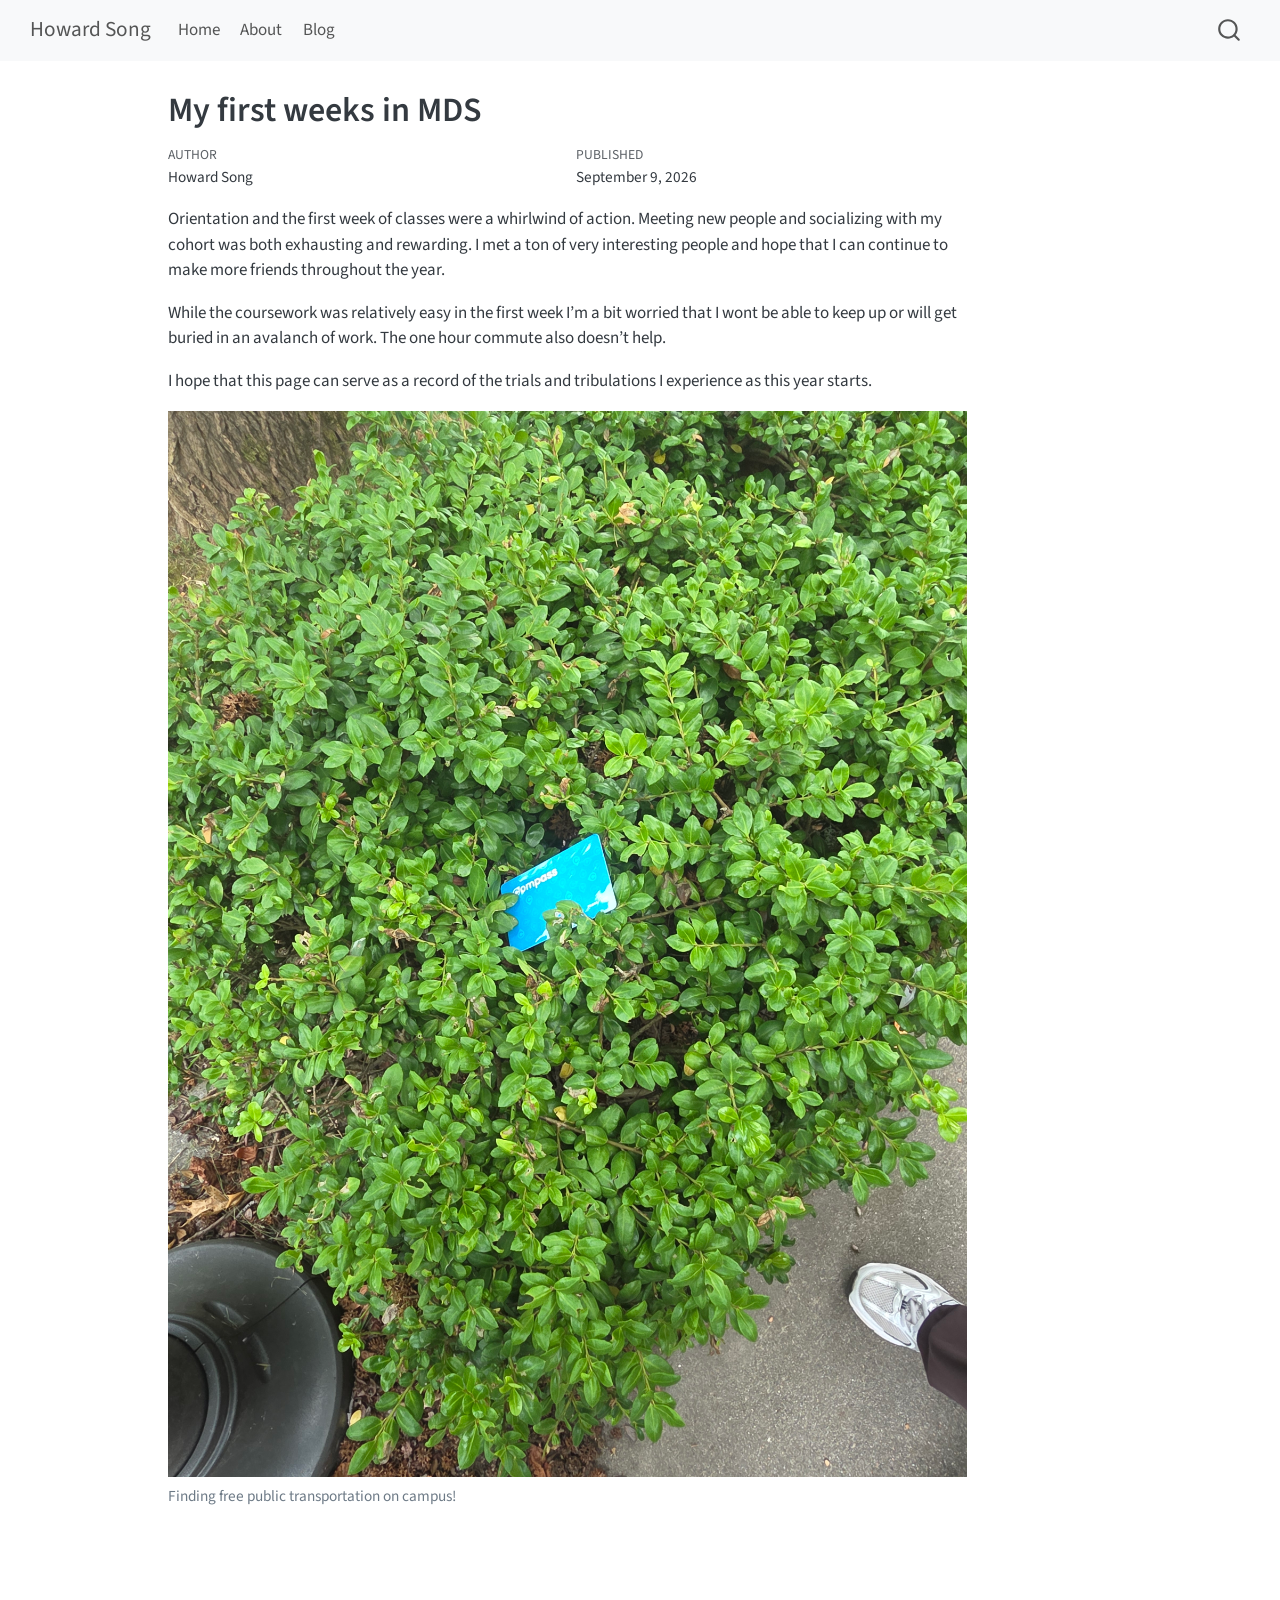
<file: docs/posts/first-weeks/index.html>
<!DOCTYPE html>
<html xmlns="http://www.w3.org/1999/xhtml" lang="en" xml:lang="en"><head>

<meta charset="utf-8">
<meta name="generator" content="quarto-1.10.18">

<meta name="viewport" content="width=device-width, initial-scale=1.0, user-scalable=yes">

<meta name="author" content="Howard Song">
<meta name="dcterms.date" content="2026-09-09">

<title>My first weeks in MDS – Howard Song</title>
<style>
/* Default styles provided by pandoc.
** See https://pandoc.org/MANUAL.html#variables-for-html for config info.
*/
span.smallcaps{font-variant: small-caps;}
div.columns{display: flex; gap: 1.5em;}
div.column{flex: auto;}
@media screen {
div.columns{gap: min(4vw, 1.5em);}
div.column{overflow-x: auto;}
}
div.hanging-indent{margin-left: 1.5em; text-indent: -1.5em;}
ul.task-list{list-style: none;}
ul.task-list li input[type="checkbox"] {
  width: 0.8em;
  margin: 0 0.8em 0.2em -1em; /* quarto-specific, see https://github.com/quarto-dev/quarto-cli/issues/4556 */ 
  vertical-align: middle;
}
</style>


<script src="../../site_libs/quarto-nav/quarto-nav.js"></script>
<script src="../../site_libs/quarto-nav/headroom.min.js"></script>
<script src="../../site_libs/clipboard/clipboard.min.js"></script>
<script src="../../site_libs/quarto-search/autocomplete.umd.js"></script>
<script src="../../site_libs/quarto-search/fuse.min.js"></script>
<script src="../../site_libs/quarto-search/quarto-search.js"></script>
<meta name="quarto:offset" content="../../">
<script src="../../site_libs/quarto-html/quarto.js" type="module"></script>
<script src="../../site_libs/quarto-html/tabsets/tabsets.js" type="module"></script>
<script src="../../site_libs/quarto-html/popper.min.js"></script>
<script src="../../site_libs/quarto-html/tippy.umd.min.js"></script>
<script src="../../site_libs/quarto-html/anchor.min.js"></script>
<link href="../../site_libs/quarto-html/tippy.css" rel="stylesheet">
<link href="../../site_libs/quarto-html/quarto-syntax-highlighting-64a204ab8560d761af7679ceaba22944.css" rel="stylesheet" id="quarto-text-highlighting-styles">
<script src="../../site_libs/bootstrap/bootstrap.min.js"></script>
<link href="../../site_libs/bootstrap/bootstrap-icons.css" rel="stylesheet">
<link href="../../site_libs/bootstrap/bootstrap-40ce16ee275f4b4f4840f18b9c5038c7.min.css" rel="stylesheet" append-hash="true" id="quarto-bootstrap" data-mode="light">
<script id="quarto-search-options" type="application/json">{
  "location": "navbar",
  "copy-button": false,
  "collapse-after": 3,
  "panel-placement": "end",
  "type": "overlay",
  "limit": 50,
  "keyboard-shortcut": [
    "f",
    "/",
    "s"
  ],
  "show-item-context": false,
  "language": {
    "search-no-results-text": "No results",
    "search-matching-documents-text": "matching documents",
    "search-copy-link-title": "Copy link to search",
    "search-hide-matches-text": "Hide additional matches",
    "search-more-match-text": "more match in this document",
    "search-more-matches-text": "more matches in this document",
    "search-clear-button-title": "Clear",
    "search-text-placeholder": "",
    "search-detached-cancel-button-title": "Cancel",
    "search-submit-button-title": "Submit",
    "search-label": "Search"
  }
}</script>


<link rel="stylesheet" href="../../styles.css">
</head>

<body class="nav-fixed quarto-light">

<div id="quarto-search-results"></div>
  <header id="quarto-header" class="headroom fixed-top">
    <nav class="navbar navbar-expand-lg " data-bs-theme="dark">
      <div class="navbar-container container-fluid">
      <div class="navbar-brand-container mx-auto">
    <a class="navbar-brand" href="../../index.html">
    <span class="navbar-title">Howard Song</span>
    </a>
  </div>
            <div id="quarto-search" class="" title="Search"></div>
          <button class="navbar-toggler" type="button" data-bs-toggle="collapse" data-bs-target="#navbarCollapse" aria-controls="navbarCollapse" role="menu" aria-expanded="false" aria-label="Toggle navigation" onclick="if (window.quartoToggleHeadroom) { window.quartoToggleHeadroom(); }">
  <span class="navbar-toggler-icon"></span>
</button>
          <div class="collapse navbar-collapse" id="navbarCollapse">
            <ul class="navbar-nav navbar-nav-scroll me-auto">
  <li class="nav-item">
    <a class="nav-link" href="../../index.html"> 
<span class="menu-text">Home</span></a>
  </li>  
  <li class="nav-item">
    <a class="nav-link" href="../../about.html"> 
<span class="menu-text">About</span></a>
  </li>  
  <li class="nav-item">
    <a class="nav-link" href="../../blog.html"> 
<span class="menu-text">Blog</span></a>
  </li>  
</ul>
          </div> <!-- /navcollapse -->
            <div class="quarto-navbar-tools">
</div>
      </div> <!-- /container-fluid -->
    </nav>
</header>
<!-- content -->
<div id="quarto-content" class="quarto-container page-columns page-rows-contents page-layout-article page-navbar">
<!-- sidebar -->
<!-- margin-sidebar -->
    <div id="quarto-margin-sidebar" class="sidebar margin-sidebar zindex-bottom">
        
    </div>
<!-- main -->
<main class="content" id="quarto-document-content">

<header id="title-block-header" class="quarto-title-block default">
<div class="quarto-title">
<h1 class="title">My first weeks in MDS</h1>
</div>



<div class="quarto-title-meta">

    <div>
    <div class="quarto-title-meta-heading">Author</div>
    <div class="quarto-title-meta-contents">
             <p>Howard Song </p>
          </div>
  </div>
    
    <div>
    <div class="quarto-title-meta-heading">Published</div>
    <div class="quarto-title-meta-contents">
      <p class="date">September 9, 2026</p>
    </div>
  </div>
  
    
  </div>
  


</header>


<p>Orientation and the first week of classes were a whirlwind of action. Meeting new people and socializing with my cohort was both exhausting and rewarding. I met a ton of very interesting people and hope that I can continue to make more friends throughout the year.</p>
<p>While the coursework was relatively easy in the first week I’m a bit worried that I wont be able to keep up or will get buried in an avalanch of work. The one hour commute also doesn’t help.</p>
<p>I hope that this page can serve as a record of the trials and tribulations I experience as this year starts.</p>
<div class="quarto-figure quarto-figure-center">
<figure class="figure">
<p><img src="CardInTree.jpg" class="img-fluid figure-img"></p>
<figcaption>Finding free public transportation on campus!</figcaption>
</figure>
</div>



</main> <!-- /main -->
<script id="quarto-html-after-body" type="application/javascript">
  window.document.addEventListener("DOMContentLoaded", function (event) {
    const icon = "";
    const anchorJS = new window.AnchorJS();
    anchorJS.options = {
      placement: 'right',
      icon: icon
    };
    anchorJS.add('.anchored');
    const isCodeAnnotation = (el) => {
      for (const clz of el.classList) {
        if (clz.startsWith('code-annotation-')) {                     
          return true;
        }
      }
      return false;
    }
    const onCopySuccess = function(e) {
      // button target
      const button = e.trigger;
      // don't keep focus
      button.blur();
      // flash "checked"
      button.classList.add('code-copy-button-checked');
      var currentTitle = button.getAttribute("title");
      button.setAttribute("title", "Copied!");
      let tooltip;
      if (window.bootstrap) {
        button.setAttribute("data-bs-toggle", "tooltip");
        button.setAttribute("data-bs-placement", "left");
        button.setAttribute("data-bs-title", "Copied!");
        tooltip = new bootstrap.Tooltip(button, 
          { trigger: "manual", 
            customClass: "code-copy-button-tooltip",
            offset: [0, -8]});
        tooltip.show();    
      }
      setTimeout(function() {
        if (tooltip) {
          tooltip.hide();
          button.removeAttribute("data-bs-title");
          button.removeAttribute("data-bs-toggle");
          button.removeAttribute("data-bs-placement");
        }
        button.setAttribute("title", currentTitle);
        button.classList.remove('code-copy-button-checked');
      }, 1000);
      // clear code selection
      e.clearSelection();
    }
    const getTextToCopy = function(trigger) {
      const outerScaffold = trigger.parentElement.cloneNode(true);
      const codeEl = outerScaffold.querySelector('code');
      for (const childEl of codeEl.children) {
        if (isCodeAnnotation(childEl)) {
          childEl.remove();
        }
      }
      return codeEl.innerText;
    }
    const clipboard = new window.ClipboardJS('.code-copy-button:not([data-in-quarto-modal])', {
      text: getTextToCopy
    });
    clipboard.on('success', onCopySuccess);
    if (window.document.getElementById('quarto-embedded-source-code-modal')) {
      const clipboardModal = new window.ClipboardJS('.code-copy-button[data-in-quarto-modal]', {
        text: getTextToCopy,
        container: window.document.getElementById('quarto-embedded-source-code-modal')
      });
      clipboardModal.on('success', onCopySuccess);
    }
      var localhostRegex = new RegExp(/^(?:http|https):\/\/localhost\:?[0-9]*\//);
      var mailtoRegex = new RegExp(/^mailto:/);
        var filterRegex = new RegExp('/' + window.location.host + '/');
      var isInternal = (href) => {
          return filterRegex.test(href) || localhostRegex.test(href) || mailtoRegex.test(href);
      }
      // Inspect non-navigation links and adorn them if external
     var links = window.document.querySelectorAll('a[href]:not(.nav-link):not(.navbar-brand):not(.toc-action):not(.sidebar-link):not(.sidebar-item-toggle):not(.pagination-link):not(.no-external):not([aria-hidden]):not(.dropdown-item):not(.quarto-navigation-tool):not(.about-link)');
      for (var i=0; i<links.length; i++) {
        const link = links[i];
        if (!isInternal(link.href)) {
          // undo the damage that might have been done by quarto-nav.js in the case of
          // links that we want to consider external
          if (link.dataset.originalHref !== undefined) {
            link.href = link.dataset.originalHref;
          }
        }
      }
    function tippyHover(el, contentFn, onTriggerFn, onUntriggerFn) {
      const config = {
        allowHTML: true,
        maxWidth: 500,
        delay: 100,
        arrow: false,
        appendTo: function(el) {
            return el.parentElement;
        },
        interactive: true,
        interactiveBorder: 10,
        theme: 'quarto',
        placement: 'bottom-start',
      };
      if (contentFn) {
        config.content = contentFn;
      }
      if (onTriggerFn) {
        config.onTrigger = onTriggerFn;
      }
      if (onUntriggerFn) {
        config.onUntrigger = onUntriggerFn;
      }
      window.tippy(el, config); 
    }
    const noterefs = window.document.querySelectorAll('a[role="doc-noteref"]');
    for (var i=0; i<noterefs.length; i++) {
      const ref = noterefs[i];
      tippyHover(ref, function() {
        // use id or data attribute instead here
        let href = ref.getAttribute('data-footnote-href') || ref.getAttribute('href');
        try { href = new URL(href).hash; } catch {}
        const id = href.replace(/^#\/?/, "");
        const note = window.document.getElementById(id);
        if (note) {
          return note.innerHTML;
        } else {
          return "";
        }
      });
    }
    const xrefs = window.document.querySelectorAll('a.quarto-xref');
    const processXRef = (id, note) => {
      // Strip column container classes
      const stripColumnClz = (el) => {
        el.classList.remove("page-full", "page-columns");
        if (el.children) {
          for (const child of el.children) {
            stripColumnClz(child);
          }
        }
      }
      stripColumnClz(note)
      if (id === null || id.startsWith('sec-')) {
        // Special case sections, only their first couple elements
        const container = document.createElement("div");
        if (note.children && note.children.length > 2) {
          container.appendChild(note.children[0].cloneNode(true));
          for (let i = 1; i < note.children.length; i++) {
            const child = note.children[i];
            if (child.tagName === "P" && child.innerText === "") {
              continue;
            } else {
              container.appendChild(child.cloneNode(true));
              break;
            }
          }
          if (window.Quarto?.typesetMath) {
            window.Quarto.typesetMath(container);
          }
          return container.innerHTML
        } else {
          if (window.Quarto?.typesetMath) {
            window.Quarto.typesetMath(note);
          }
          return note.innerHTML;
        }
      } else {
        // Remove any anchor links if they are present
        const anchorLink = note.querySelector('a.anchorjs-link');
        if (anchorLink) {
          anchorLink.remove();
        }
        if (window.Quarto?.typesetMath) {
          window.Quarto.typesetMath(note);
        }
        if (note.classList.contains("callout")) {
          return note.outerHTML;
        } else {
          return note.innerHTML;
        }
      }
    }
    for (var i=0; i<xrefs.length; i++) {
      const xref = xrefs[i];
      tippyHover(xref, undefined, function(instance) {
        instance.disable();
        let url = xref.getAttribute('href');
        let hash = undefined; 
        if (url.startsWith('#')) {
          hash = url;
        } else {
          try { hash = new URL(url).hash; } catch {}
        }
        if (hash) {
          const id = hash.replace(/^#\/?/, "");
          const note = window.document.getElementById(id);
          if (note !== null) {
            try {
              const html = processXRef(id, note.cloneNode(true));
              instance.setContent(html);
            } finally {
              instance.enable();
              instance.show();
            }
          } else {
            // See if we can fetch this
            fetch(url.split('#')[0])
            .then(res => res.text())
            .then(html => {
              const parser = new DOMParser();
              const htmlDoc = parser.parseFromString(html, "text/html");
              const note = htmlDoc.getElementById(id);
              if (note !== null) {
                const html = processXRef(id, note);
                instance.setContent(html);
              } 
            }).finally(() => {
              instance.enable();
              instance.show();
            });
          }
        } else {
          // See if we can fetch a full url (with no hash to target)
          // This is a special case and we should probably do some content thinning / targeting
          fetch(url)
          .then(res => res.text())
          .then(html => {
            const parser = new DOMParser();
            const htmlDoc = parser.parseFromString(html, "text/html");
            const note = htmlDoc.querySelector('main.content');
            if (note !== null) {
              // This should only happen for chapter cross references
              // (since there is no id in the URL)
              // remove the first header
              if (note.children.length > 0 && note.children[0].tagName === "HEADER") {
                note.children[0].remove();
              }
              const html = processXRef(null, note);
              instance.setContent(html);
            } 
          }).finally(() => {
            instance.enable();
            instance.show();
          });
        }
      }, function(instance) {
      });
    }
        let selectedAnnoteEl;
        const selectorForAnnotation = ( cell, annotation) => {
          let cellAttr = 'data-code-cell="' + cell + '"';
          let lineAttr = 'data-code-annotation="' +  annotation + '"';
          const selector = 'span[' + cellAttr + '][' + lineAttr + ']';
          return selector;
        }
        const selectCodeLines = (annoteEl) => {
          const doc = window.document;
          const targetCell = annoteEl.getAttribute("data-target-cell");
          const targetAnnotation = annoteEl.getAttribute("data-target-annotation");
          const annoteSpan = window.document.querySelector(selectorForAnnotation(targetCell, targetAnnotation));
          const lines = annoteSpan.getAttribute("data-code-lines").split(",");
          const lineIds = lines.map((line) => {
            return targetCell + "-" + line;
          })
          let top = null;
          let height = null;
          let parent = null;
          if (lineIds.length > 0) {
              //compute the position of the single el (top and bottom and make a div)
              const el = window.document.getElementById(lineIds[0]);
              top = el.offsetTop;
              height = el.offsetHeight;
              parent = el.parentElement.parentElement;
            if (lineIds.length > 1) {
              const lastEl = window.document.getElementById(lineIds[lineIds.length - 1]);
              const bottom = lastEl.offsetTop + lastEl.offsetHeight;
              height = bottom - top;
            }
            if (top !== null && height !== null && parent !== null) {
              // cook up a div (if necessary) and position it 
              let div = window.document.getElementById("code-annotation-line-highlight");
              if (div === null) {
                div = window.document.createElement("div");
                div.setAttribute("id", "code-annotation-line-highlight");
                div.style.position = 'absolute';
                parent.appendChild(div);
              }
              div.style.top = top - 2 + "px";
              div.style.height = height + 4 + "px";
              div.style.left = 0;
              let gutterDiv = window.document.getElementById("code-annotation-line-highlight-gutter");
              if (gutterDiv === null) {
                gutterDiv = window.document.createElement("div");
                gutterDiv.setAttribute("id", "code-annotation-line-highlight-gutter");
                gutterDiv.style.position = 'absolute';
                const codeCell = window.document.getElementById(targetCell);
                const gutter = codeCell.querySelector('.code-annotation-gutter');
                gutter.appendChild(gutterDiv);
              }
              gutterDiv.style.top = top - 2 + "px";
              gutterDiv.style.height = height + 4 + "px";
            }
            selectedAnnoteEl = annoteEl;
          }
        };
        const unselectCodeLines = () => {
          const elementsIds = ["code-annotation-line-highlight", "code-annotation-line-highlight-gutter"];
          elementsIds.forEach((elId) => {
            const div = window.document.getElementById(elId);
            if (div) {
              div.remove();
            }
          });
          selectedAnnoteEl = undefined;
        };
          // Handle positioning of the toggle
      window.addEventListener(
        "resize",
        throttle(() => {
          elRect = undefined;
          if (selectedAnnoteEl) {
            selectCodeLines(selectedAnnoteEl);
          }
        }, 10)
      );
      function throttle(fn, ms) {
      let throttle = false;
      let timer;
        return (...args) => {
          if(!throttle) { // first call gets through
              fn.apply(this, args);
              throttle = true;
          } else { // all the others get throttled
              if(timer) clearTimeout(timer); // cancel #2
              timer = setTimeout(() => {
                fn.apply(this, args);
                timer = throttle = false;
              }, ms);
          }
        };
      }
        // Attach click handler to the DT
        const annoteDls = window.document.querySelectorAll('dt[data-target-cell]');
        for (const annoteDlNode of annoteDls) {
          annoteDlNode.addEventListener('click', (event) => {
            const clickedEl = event.target;
            if (clickedEl !== selectedAnnoteEl) {
              unselectCodeLines();
              const activeEl = window.document.querySelector('dt[data-target-cell].code-annotation-active');
              if (activeEl) {
                activeEl.classList.remove('code-annotation-active');
              }
              selectCodeLines(clickedEl);
              clickedEl.classList.add('code-annotation-active');
            } else {
              // Unselect the line
              unselectCodeLines();
              clickedEl.classList.remove('code-annotation-active');
            }
          });
        }
    const findCites = (el) => {
      const parentEl = el.parentElement;
      if (parentEl) {
        const cites = parentEl.dataset.cites;
        if (cites) {
          return {
            el,
            cites: cites.split(' ')
          };
        } else {
          return findCites(el.parentElement)
        }
      } else {
        return undefined;
      }
    };
    var bibliorefs = window.document.querySelectorAll('a[role="doc-biblioref"]');
    for (var i=0; i<bibliorefs.length; i++) {
      const ref = bibliorefs[i];
      const citeInfo = findCites(ref);
      if (citeInfo) {
        tippyHover(citeInfo.el, function() {
          var popup = window.document.createElement('div');
          citeInfo.cites.forEach(function(cite) {
            var citeDiv = window.document.createElement('div');
            citeDiv.classList.add('hanging-indent');
            citeDiv.classList.add('csl-entry');
            var biblioDiv = window.document.getElementById('ref-' + cite);
            if (biblioDiv) {
              citeDiv.innerHTML = biblioDiv.innerHTML;
            }
            popup.appendChild(citeDiv);
          });
          return popup.innerHTML;
        });
      }
    }
  });
  </script>
</div> <!-- /content -->




</body></html>
</file>
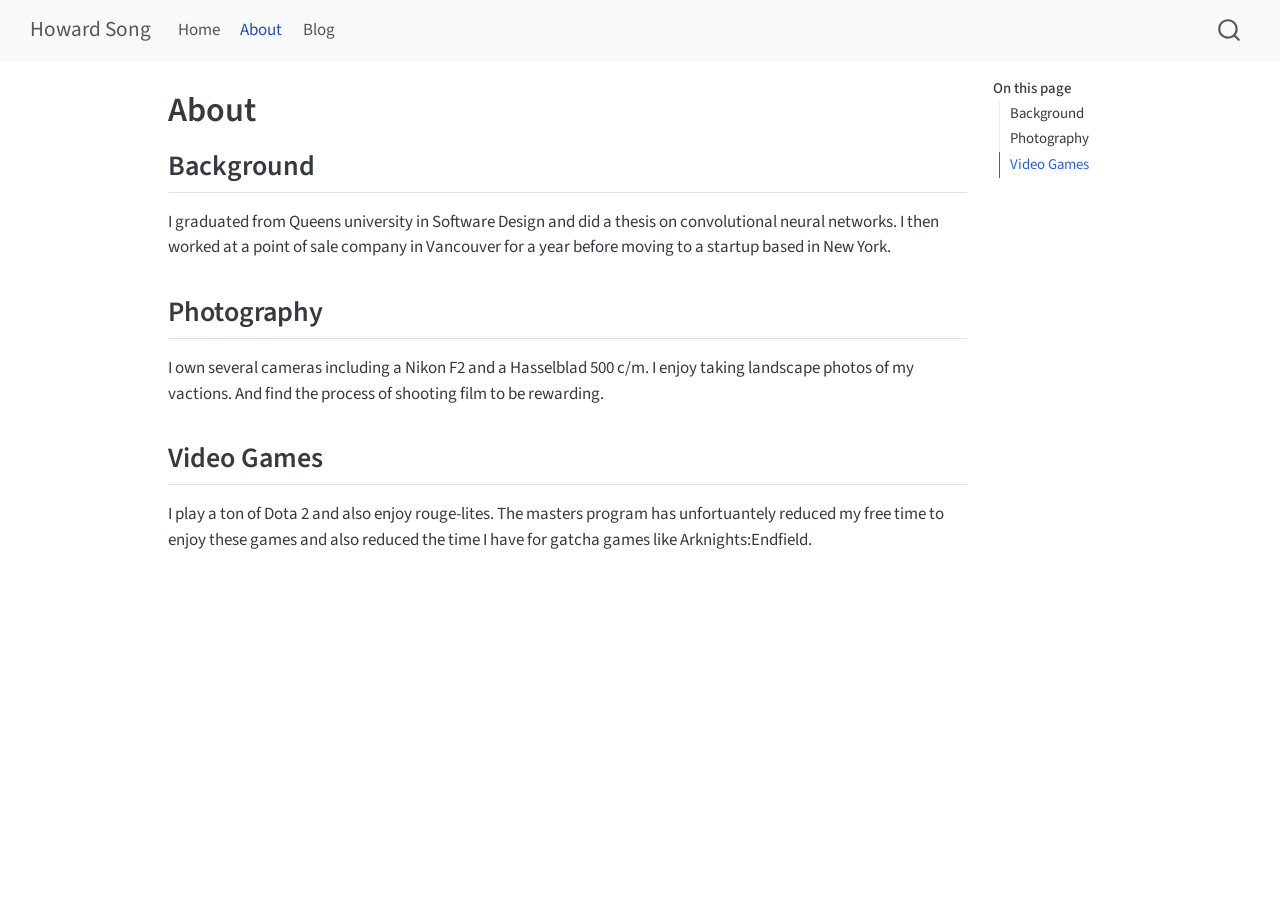
<file: docs/about.html>
<!DOCTYPE html>
<html xmlns="http://www.w3.org/1999/xhtml" lang="en" xml:lang="en"><head>

<meta charset="utf-8">
<meta name="generator" content="quarto-1.10.18">

<meta name="viewport" content="width=device-width, initial-scale=1.0, user-scalable=yes">


<title>About – Howard Song</title>
<style>
/* Default styles provided by pandoc.
** See https://pandoc.org/MANUAL.html#variables-for-html for config info.
*/
span.smallcaps{font-variant: small-caps;}
div.columns{display: flex; gap: 1.5em;}
div.column{flex: auto;}
@media screen {
div.columns{gap: min(4vw, 1.5em);}
div.column{overflow-x: auto;}
}
div.hanging-indent{margin-left: 1.5em; text-indent: -1.5em;}
ul.task-list{list-style: none;}
ul.task-list li input[type="checkbox"] {
  width: 0.8em;
  margin: 0 0.8em 0.2em -1em; /* quarto-specific, see https://github.com/quarto-dev/quarto-cli/issues/4556 */ 
  vertical-align: middle;
}
</style>


<script src="site_libs/quarto-nav/quarto-nav.js"></script>
<script src="site_libs/quarto-nav/headroom.min.js"></script>
<script src="site_libs/clipboard/clipboard.min.js"></script>
<script src="site_libs/quarto-search/autocomplete.umd.js"></script>
<script src="site_libs/quarto-search/fuse.min.js"></script>
<script src="site_libs/quarto-search/quarto-search.js"></script>
<meta name="quarto:offset" content="./">
<script src="site_libs/quarto-html/quarto.js" type="module"></script>
<script src="site_libs/quarto-html/tabsets/tabsets.js" type="module"></script>
<script src="site_libs/quarto-html/popper.min.js"></script>
<script src="site_libs/quarto-html/tippy.umd.min.js"></script>
<script src="site_libs/quarto-html/anchor.min.js"></script>
<link href="site_libs/quarto-html/tippy.css" rel="stylesheet">
<link href="site_libs/quarto-html/quarto-syntax-highlighting-64a204ab8560d761af7679ceaba22944.css" rel="stylesheet" id="quarto-text-highlighting-styles">
<script src="site_libs/bootstrap/bootstrap.min.js"></script>
<link href="site_libs/bootstrap/bootstrap-icons.css" rel="stylesheet">
<link href="site_libs/bootstrap/bootstrap-40ce16ee275f4b4f4840f18b9c5038c7.min.css" rel="stylesheet" append-hash="true" id="quarto-bootstrap" data-mode="light">
<script id="quarto-search-options" type="application/json">{
  "location": "navbar",
  "copy-button": false,
  "collapse-after": 3,
  "panel-placement": "end",
  "type": "overlay",
  "limit": 50,
  "keyboard-shortcut": [
    "f",
    "/",
    "s"
  ],
  "show-item-context": false,
  "language": {
    "search-no-results-text": "No results",
    "search-matching-documents-text": "matching documents",
    "search-copy-link-title": "Copy link to search",
    "search-hide-matches-text": "Hide additional matches",
    "search-more-match-text": "more match in this document",
    "search-more-matches-text": "more matches in this document",
    "search-clear-button-title": "Clear",
    "search-text-placeholder": "",
    "search-detached-cancel-button-title": "Cancel",
    "search-submit-button-title": "Submit",
    "search-label": "Search"
  }
}</script>


<link rel="stylesheet" href="styles.css">
</head>

<body class="nav-fixed quarto-light">

<div id="quarto-search-results"></div>
  <header id="quarto-header" class="headroom fixed-top">
    <nav class="navbar navbar-expand-lg " data-bs-theme="dark">
      <div class="navbar-container container-fluid">
      <div class="navbar-brand-container mx-auto">
    <a class="navbar-brand" href="./index.html">
    <span class="navbar-title">Howard Song</span>
    </a>
  </div>
            <div id="quarto-search" class="" title="Search"></div>
          <button class="navbar-toggler" type="button" data-bs-toggle="collapse" data-bs-target="#navbarCollapse" aria-controls="navbarCollapse" role="menu" aria-expanded="false" aria-label="Toggle navigation" onclick="if (window.quartoToggleHeadroom) { window.quartoToggleHeadroom(); }">
  <span class="navbar-toggler-icon"></span>
</button>
          <div class="collapse navbar-collapse" id="navbarCollapse">
            <ul class="navbar-nav navbar-nav-scroll me-auto">
  <li class="nav-item">
    <a class="nav-link" href="./index.html"> 
<span class="menu-text">Home</span></a>
  </li>  
  <li class="nav-item">
    <a class="nav-link active" href="./about.html" aria-current="page"> 
<span class="menu-text">About</span></a>
  </li>  
  <li class="nav-item">
    <a class="nav-link" href="./blog.html"> 
<span class="menu-text">Blog</span></a>
  </li>  
</ul>
          </div> <!-- /navcollapse -->
            <div class="quarto-navbar-tools">
</div>
      </div> <!-- /container-fluid -->
    </nav>
</header>
<!-- content -->
<div id="quarto-content" class="quarto-container page-columns page-rows-contents page-layout-article page-navbar">
<!-- sidebar -->
<!-- margin-sidebar -->
    <div id="quarto-margin-sidebar" class="sidebar margin-sidebar">
        <nav id="TOC" role="doc-toc" class="toc-active">
    <h2 id="toc-title">On this page</h2>
   
  <ul>
  <li><a href="#background" id="toc-background" class="nav-link active" data-scroll-target="#background">Background</a></li>
  <li><a href="#photography" id="toc-photography" class="nav-link" data-scroll-target="#photography">Photography</a></li>
  <li><a href="#video-games" id="toc-video-games" class="nav-link" data-scroll-target="#video-games">Video Games</a></li>
  </ul>
</nav>
    </div>
<!-- main -->
<main class="content" id="quarto-document-content">

<header id="title-block-header" class="quarto-title-block default">
<div class="quarto-title">
<h1 class="title">About</h1>
</div>



<div class="quarto-title-meta">

    
  
    
  </div>
  


</header>


<section id="background" class="level2">
<h2 class="anchored" data-anchor-id="background">Background</h2>
<p>I graduated from Queens university in Software Design and did a thesis on convolutional neural networks. I then worked at a point of sale company in Vancouver for a year before moving to a startup based in New York.</p>
</section>
<section id="photography" class="level2">
<h2 class="anchored" data-anchor-id="photography">Photography</h2>
<p>I own several cameras including a Nikon F2 and a Hasselblad 500 c/m. I enjoy taking landscape photos of my vactions. And find the process of shooting film to be rewarding.</p>
</section>
<section id="video-games" class="level2">
<h2 class="anchored" data-anchor-id="video-games">Video Games</h2>
<p>I play a ton of Dota 2 and also enjoy rouge-lites. The masters program has unfortuantely reduced my free time to enjoy these games and also reduced the time I have for gatcha games like Arknights:Endfield.</p>


</section>

</main> <!-- /main -->
<script id="quarto-html-after-body" type="application/javascript">
  window.document.addEventListener("DOMContentLoaded", function (event) {
    const icon = "";
    const anchorJS = new window.AnchorJS();
    anchorJS.options = {
      placement: 'right',
      icon: icon
    };
    anchorJS.add('.anchored');
    const isCodeAnnotation = (el) => {
      for (const clz of el.classList) {
        if (clz.startsWith('code-annotation-')) {                     
          return true;
        }
      }
      return false;
    }
    const onCopySuccess = function(e) {
      // button target
      const button = e.trigger;
      // don't keep focus
      button.blur();
      // flash "checked"
      button.classList.add('code-copy-button-checked');
      var currentTitle = button.getAttribute("title");
      button.setAttribute("title", "Copied!");
      let tooltip;
      if (window.bootstrap) {
        button.setAttribute("data-bs-toggle", "tooltip");
        button.setAttribute("data-bs-placement", "left");
        button.setAttribute("data-bs-title", "Copied!");
        tooltip = new bootstrap.Tooltip(button, 
          { trigger: "manual", 
            customClass: "code-copy-button-tooltip",
            offset: [0, -8]});
        tooltip.show();    
      }
      setTimeout(function() {
        if (tooltip) {
          tooltip.hide();
          button.removeAttribute("data-bs-title");
          button.removeAttribute("data-bs-toggle");
          button.removeAttribute("data-bs-placement");
        }
        button.setAttribute("title", currentTitle);
        button.classList.remove('code-copy-button-checked');
      }, 1000);
      // clear code selection
      e.clearSelection();
    }
    const getTextToCopy = function(trigger) {
      const outerScaffold = trigger.parentElement.cloneNode(true);
      const codeEl = outerScaffold.querySelector('code');
      for (const childEl of codeEl.children) {
        if (isCodeAnnotation(childEl)) {
          childEl.remove();
        }
      }
      return codeEl.innerText;
    }
    const clipboard = new window.ClipboardJS('.code-copy-button:not([data-in-quarto-modal])', {
      text: getTextToCopy
    });
    clipboard.on('success', onCopySuccess);
    if (window.document.getElementById('quarto-embedded-source-code-modal')) {
      const clipboardModal = new window.ClipboardJS('.code-copy-button[data-in-quarto-modal]', {
        text: getTextToCopy,
        container: window.document.getElementById('quarto-embedded-source-code-modal')
      });
      clipboardModal.on('success', onCopySuccess);
    }
      var localhostRegex = new RegExp(/^(?:http|https):\/\/localhost\:?[0-9]*\//);
      var mailtoRegex = new RegExp(/^mailto:/);
        var filterRegex = new RegExp('/' + window.location.host + '/');
      var isInternal = (href) => {
          return filterRegex.test(href) || localhostRegex.test(href) || mailtoRegex.test(href);
      }
      // Inspect non-navigation links and adorn them if external
     var links = window.document.querySelectorAll('a[href]:not(.nav-link):not(.navbar-brand):not(.toc-action):not(.sidebar-link):not(.sidebar-item-toggle):not(.pagination-link):not(.no-external):not([aria-hidden]):not(.dropdown-item):not(.quarto-navigation-tool):not(.about-link)');
      for (var i=0; i<links.length; i++) {
        const link = links[i];
        if (!isInternal(link.href)) {
          // undo the damage that might have been done by quarto-nav.js in the case of
          // links that we want to consider external
          if (link.dataset.originalHref !== undefined) {
            link.href = link.dataset.originalHref;
          }
        }
      }
    function tippyHover(el, contentFn, onTriggerFn, onUntriggerFn) {
      const config = {
        allowHTML: true,
        maxWidth: 500,
        delay: 100,
        arrow: false,
        appendTo: function(el) {
            return el.parentElement;
        },
        interactive: true,
        interactiveBorder: 10,
        theme: 'quarto',
        placement: 'bottom-start',
      };
      if (contentFn) {
        config.content = contentFn;
      }
      if (onTriggerFn) {
        config.onTrigger = onTriggerFn;
      }
      if (onUntriggerFn) {
        config.onUntrigger = onUntriggerFn;
      }
      window.tippy(el, config); 
    }
    const noterefs = window.document.querySelectorAll('a[role="doc-noteref"]');
    for (var i=0; i<noterefs.length; i++) {
      const ref = noterefs[i];
      tippyHover(ref, function() {
        // use id or data attribute instead here
        let href = ref.getAttribute('data-footnote-href') || ref.getAttribute('href');
        try { href = new URL(href).hash; } catch {}
        const id = href.replace(/^#\/?/, "");
        const note = window.document.getElementById(id);
        if (note) {
          return note.innerHTML;
        } else {
          return "";
        }
      });
    }
    const xrefs = window.document.querySelectorAll('a.quarto-xref');
    const processXRef = (id, note) => {
      // Strip column container classes
      const stripColumnClz = (el) => {
        el.classList.remove("page-full", "page-columns");
        if (el.children) {
          for (const child of el.children) {
            stripColumnClz(child);
          }
        }
      }
      stripColumnClz(note)
      if (id === null || id.startsWith('sec-')) {
        // Special case sections, only their first couple elements
        const container = document.createElement("div");
        if (note.children && note.children.length > 2) {
          container.appendChild(note.children[0].cloneNode(true));
          for (let i = 1; i < note.children.length; i++) {
            const child = note.children[i];
            if (child.tagName === "P" && child.innerText === "") {
              continue;
            } else {
              container.appendChild(child.cloneNode(true));
              break;
            }
          }
          if (window.Quarto?.typesetMath) {
            window.Quarto.typesetMath(container);
          }
          return container.innerHTML
        } else {
          if (window.Quarto?.typesetMath) {
            window.Quarto.typesetMath(note);
          }
          return note.innerHTML;
        }
      } else {
        // Remove any anchor links if they are present
        const anchorLink = note.querySelector('a.anchorjs-link');
        if (anchorLink) {
          anchorLink.remove();
        }
        if (window.Quarto?.typesetMath) {
          window.Quarto.typesetMath(note);
        }
        if (note.classList.contains("callout")) {
          return note.outerHTML;
        } else {
          return note.innerHTML;
        }
      }
    }
    for (var i=0; i<xrefs.length; i++) {
      const xref = xrefs[i];
      tippyHover(xref, undefined, function(instance) {
        instance.disable();
        let url = xref.getAttribute('href');
        let hash = undefined; 
        if (url.startsWith('#')) {
          hash = url;
        } else {
          try { hash = new URL(url).hash; } catch {}
        }
        if (hash) {
          const id = hash.replace(/^#\/?/, "");
          const note = window.document.getElementById(id);
          if (note !== null) {
            try {
              const html = processXRef(id, note.cloneNode(true));
              instance.setContent(html);
            } finally {
              instance.enable();
              instance.show();
            }
          } else {
            // See if we can fetch this
            fetch(url.split('#')[0])
            .then(res => res.text())
            .then(html => {
              const parser = new DOMParser();
              const htmlDoc = parser.parseFromString(html, "text/html");
              const note = htmlDoc.getElementById(id);
              if (note !== null) {
                const html = processXRef(id, note);
                instance.setContent(html);
              } 
            }).finally(() => {
              instance.enable();
              instance.show();
            });
          }
        } else {
          // See if we can fetch a full url (with no hash to target)
          // This is a special case and we should probably do some content thinning / targeting
          fetch(url)
          .then(res => res.text())
          .then(html => {
            const parser = new DOMParser();
            const htmlDoc = parser.parseFromString(html, "text/html");
            const note = htmlDoc.querySelector('main.content');
            if (note !== null) {
              // This should only happen for chapter cross references
              // (since there is no id in the URL)
              // remove the first header
              if (note.children.length > 0 && note.children[0].tagName === "HEADER") {
                note.children[0].remove();
              }
              const html = processXRef(null, note);
              instance.setContent(html);
            } 
          }).finally(() => {
            instance.enable();
            instance.show();
          });
        }
      }, function(instance) {
      });
    }
        let selectedAnnoteEl;
        const selectorForAnnotation = ( cell, annotation) => {
          let cellAttr = 'data-code-cell="' + cell + '"';
          let lineAttr = 'data-code-annotation="' +  annotation + '"';
          const selector = 'span[' + cellAttr + '][' + lineAttr + ']';
          return selector;
        }
        const selectCodeLines = (annoteEl) => {
          const doc = window.document;
          const targetCell = annoteEl.getAttribute("data-target-cell");
          const targetAnnotation = annoteEl.getAttribute("data-target-annotation");
          const annoteSpan = window.document.querySelector(selectorForAnnotation(targetCell, targetAnnotation));
          const lines = annoteSpan.getAttribute("data-code-lines").split(",");
          const lineIds = lines.map((line) => {
            return targetCell + "-" + line;
          })
          let top = null;
          let height = null;
          let parent = null;
          if (lineIds.length > 0) {
              //compute the position of the single el (top and bottom and make a div)
              const el = window.document.getElementById(lineIds[0]);
              top = el.offsetTop;
              height = el.offsetHeight;
              parent = el.parentElement.parentElement;
            if (lineIds.length > 1) {
              const lastEl = window.document.getElementById(lineIds[lineIds.length - 1]);
              const bottom = lastEl.offsetTop + lastEl.offsetHeight;
              height = bottom - top;
            }
            if (top !== null && height !== null && parent !== null) {
              // cook up a div (if necessary) and position it 
              let div = window.document.getElementById("code-annotation-line-highlight");
              if (div === null) {
                div = window.document.createElement("div");
                div.setAttribute("id", "code-annotation-line-highlight");
                div.style.position = 'absolute';
                parent.appendChild(div);
              }
              div.style.top = top - 2 + "px";
              div.style.height = height + 4 + "px";
              div.style.left = 0;
              let gutterDiv = window.document.getElementById("code-annotation-line-highlight-gutter");
              if (gutterDiv === null) {
                gutterDiv = window.document.createElement("div");
                gutterDiv.setAttribute("id", "code-annotation-line-highlight-gutter");
                gutterDiv.style.position = 'absolute';
                const codeCell = window.document.getElementById(targetCell);
                const gutter = codeCell.querySelector('.code-annotation-gutter');
                gutter.appendChild(gutterDiv);
              }
              gutterDiv.style.top = top - 2 + "px";
              gutterDiv.style.height = height + 4 + "px";
            }
            selectedAnnoteEl = annoteEl;
          }
        };
        const unselectCodeLines = () => {
          const elementsIds = ["code-annotation-line-highlight", "code-annotation-line-highlight-gutter"];
          elementsIds.forEach((elId) => {
            const div = window.document.getElementById(elId);
            if (div) {
              div.remove();
            }
          });
          selectedAnnoteEl = undefined;
        };
          // Handle positioning of the toggle
      window.addEventListener(
        "resize",
        throttle(() => {
          elRect = undefined;
          if (selectedAnnoteEl) {
            selectCodeLines(selectedAnnoteEl);
          }
        }, 10)
      );
      function throttle(fn, ms) {
      let throttle = false;
      let timer;
        return (...args) => {
          if(!throttle) { // first call gets through
              fn.apply(this, args);
              throttle = true;
          } else { // all the others get throttled
              if(timer) clearTimeout(timer); // cancel #2
              timer = setTimeout(() => {
                fn.apply(this, args);
                timer = throttle = false;
              }, ms);
          }
        };
      }
        // Attach click handler to the DT
        const annoteDls = window.document.querySelectorAll('dt[data-target-cell]');
        for (const annoteDlNode of annoteDls) {
          annoteDlNode.addEventListener('click', (event) => {
            const clickedEl = event.target;
            if (clickedEl !== selectedAnnoteEl) {
              unselectCodeLines();
              const activeEl = window.document.querySelector('dt[data-target-cell].code-annotation-active');
              if (activeEl) {
                activeEl.classList.remove('code-annotation-active');
              }
              selectCodeLines(clickedEl);
              clickedEl.classList.add('code-annotation-active');
            } else {
              // Unselect the line
              unselectCodeLines();
              clickedEl.classList.remove('code-annotation-active');
            }
          });
        }
    const findCites = (el) => {
      const parentEl = el.parentElement;
      if (parentEl) {
        const cites = parentEl.dataset.cites;
        if (cites) {
          return {
            el,
            cites: cites.split(' ')
          };
        } else {
          return findCites(el.parentElement)
        }
      } else {
        return undefined;
      }
    };
    var bibliorefs = window.document.querySelectorAll('a[role="doc-biblioref"]');
    for (var i=0; i<bibliorefs.length; i++) {
      const ref = bibliorefs[i];
      const citeInfo = findCites(ref);
      if (citeInfo) {
        tippyHover(citeInfo.el, function() {
          var popup = window.document.createElement('div');
          citeInfo.cites.forEach(function(cite) {
            var citeDiv = window.document.createElement('div');
            citeDiv.classList.add('hanging-indent');
            citeDiv.classList.add('csl-entry');
            var biblioDiv = window.document.getElementById('ref-' + cite);
            if (biblioDiv) {
              citeDiv.innerHTML = biblioDiv.innerHTML;
            }
            popup.appendChild(citeDiv);
          });
          return popup.innerHTML;
        });
      }
    }
  });
  </script>
</div> <!-- /content -->




</body></html>
</file>
<file: docs/site_libs/quarto-html/tippy.css>
.tippy-box[data-animation=fade][data-state=hidden]{opacity:0}[data-tippy-root]{max-width:calc(100vw - 10px)}.tippy-box{position:relative;background-color:#333;color:#fff;border-radius:4px;font-size:14px;line-height:1.4;white-space:normal;outline:0;transition-property:transform,visibility,opacity}.tippy-box[data-placement^=top]>.tippy-arrow{bottom:0}.tippy-box[data-placement^=top]>.tippy-arrow:before{bottom:-7px;left:0;border-width:8px 8px 0;border-top-color:initial;transform-origin:center top}.tippy-box[data-placement^=bottom]>.tippy-arrow{top:0}.tippy-box[data-placement^=bottom]>.tippy-arrow:before{top:-7px;left:0;border-width:0 8px 8px;border-bottom-color:initial;transform-origin:center bottom}.tippy-box[data-placement^=left]>.tippy-arrow{right:0}.tippy-box[data-placement^=left]>.tippy-arrow:before{border-width:8px 0 8px 8px;border-left-color:initial;right:-7px;transform-origin:center left}.tippy-box[data-placement^=right]>.tippy-arrow{left:0}.tippy-box[data-placement^=right]>.tippy-arrow:before{left:-7px;border-width:8px 8px 8px 0;border-right-color:initial;transform-origin:center right}.tippy-box[data-inertia][data-state=visible]{transition-timing-function:cubic-bezier(.54,1.5,.38,1.11)}.tippy-arrow{width:16px;height:16px;color:#333}.tippy-arrow:before{content:"";position:absolute;border-color:transparent;border-style:solid}.tippy-content{position:relative;padding:5px 9px;z-index:1}
</file>
<file: docs/site_libs/quarto-html/quarto-syntax-highlighting-64a204ab8560d761af7679ceaba22944.css>
/* quarto syntax highlight colors */
:root {
  --quarto-hl-ot-color: #003B4F;
  --quarto-hl-at-color: #657422;
  --quarto-hl-ss-color: #20794D;
  --quarto-hl-an-color: #5E5E5E;
  --quarto-hl-fu-color: #4758AB;
  --quarto-hl-st-color: #20794D;
  --quarto-hl-cf-color: #003B4F;
  --quarto-hl-op-color: #5E5E5E;
  --quarto-hl-er-color: #AD0000;
  --quarto-hl-bn-color: #AD0000;
  --quarto-hl-al-color: #AD0000;
  --quarto-hl-va-color: #111111;
  --quarto-hl-bu-color: inherit;
  --quarto-hl-ex-color: inherit;
  --quarto-hl-pp-color: #AD0000;
  --quarto-hl-in-color: #5E5E5E;
  --quarto-hl-vs-color: #20794D;
  --quarto-hl-wa-color: #5E5E5E;
  --quarto-hl-do-color: #5E5E5E;
  --quarto-hl-im-color: #00769E;
  --quarto-hl-ch-color: #20794D;
  --quarto-hl-dt-color: #AD0000;
  --quarto-hl-fl-color: #AD0000;
  --quarto-hl-co-color: #5E5E5E;
  --quarto-hl-cv-color: #5E5E5E;
  --quarto-hl-cn-color: #8f5902;
  --quarto-hl-sc-color: #5E5E5E;
  --quarto-hl-dv-color: #AD0000;
  --quarto-hl-kw-color: #003B4F;
}

/* other quarto variables */
:root {
  --quarto-font-monospace: SFMono-Regular, Menlo, Monaco, Consolas, "Liberation Mono", "Courier New", monospace;
}

/* syntax highlight based on Pandoc's rules */
pre > code.sourceCode > span {
  color: #003B4F;
}

code.sourceCode > span {
  color: #003B4F;
}

div.sourceCode,
div.sourceCode pre.sourceCode {
  color: #003B4F;
}

/* Normal */
code span {
  color: #003B4F;
}

/* Alert */
code span.al {
  color: #AD0000;
  font-style: inherit;
}

/* Annotation */
code span.an {
  color: #5E5E5E;
  font-style: inherit;
}

/* Attribute */
code span.at {
  color: #657422;
  font-style: inherit;
}

/* BaseN */
code span.bn {
  color: #AD0000;
  font-style: inherit;
}

/* BuiltIn */
code span.bu {
  font-style: inherit;
}

/* ControlFlow */
code span.cf {
  color: #003B4F;
  font-weight: bold;
  font-style: inherit;
}

/* Char */
code span.ch {
  color: #20794D;
  font-style: inherit;
}

/* Constant */
code span.cn {
  color: #8f5902;
  font-style: inherit;
}

/* Comment */
code span.co {
  color: #5E5E5E;
  font-style: inherit;
}

/* CommentVar */
code span.cv {
  color: #5E5E5E;
  font-style: italic;
}

/* Documentation */
code span.do {
  color: #5E5E5E;
  font-style: italic;
}

/* DataType */
code span.dt {
  color: #AD0000;
  font-style: inherit;
}

/* DecVal */
code span.dv {
  color: #AD0000;
  font-style: inherit;
}

/* Error */
code span.er {
  color: #AD0000;
  font-style: inherit;
}

/* Extension */
code span.ex {
  font-style: inherit;
}

/* Float */
code span.fl {
  color: #AD0000;
  font-style: inherit;
}

/* Function */
code span.fu {
  color: #4758AB;
  font-style: inherit;
}

/* Import */
code span.im {
  color: #00769E;
  font-style: inherit;
}

/* Information */
code span.in {
  color: #5E5E5E;
  font-style: inherit;
}

/* Keyword */
code span.kw {
  color: #003B4F;
  font-weight: bold;
  font-style: inherit;
}

/* Operator */
code span.op {
  color: #5E5E5E;
  font-style: inherit;
}

/* Other */
code span.ot {
  color: #003B4F;
  font-style: inherit;
}

/* Preprocessor */
code span.pp {
  color: #AD0000;
  font-style: inherit;
}

/* SpecialChar */
code span.sc {
  color: #5E5E5E;
  font-style: inherit;
}

/* SpecialString */
code span.ss {
  color: #20794D;
  font-style: inherit;
}

/* String */
code span.st {
  color: #20794D;
  font-style: inherit;
}

/* Variable */
code span.va {
  color: #111111;
  font-style: inherit;
}

/* VerbatimString */
code span.vs {
  color: #20794D;
  font-style: inherit;
}

/* Warning */
code span.wa {
  color: #5E5E5E;
  font-style: italic;
}

.prevent-inlining {
  content: "</";
}

/*# sourceMappingURL=9d8d5bb603a83b8298b89080a598c93b.css.map */
</file>
<file: docs/styles.css>
/* css styles */
</file>
